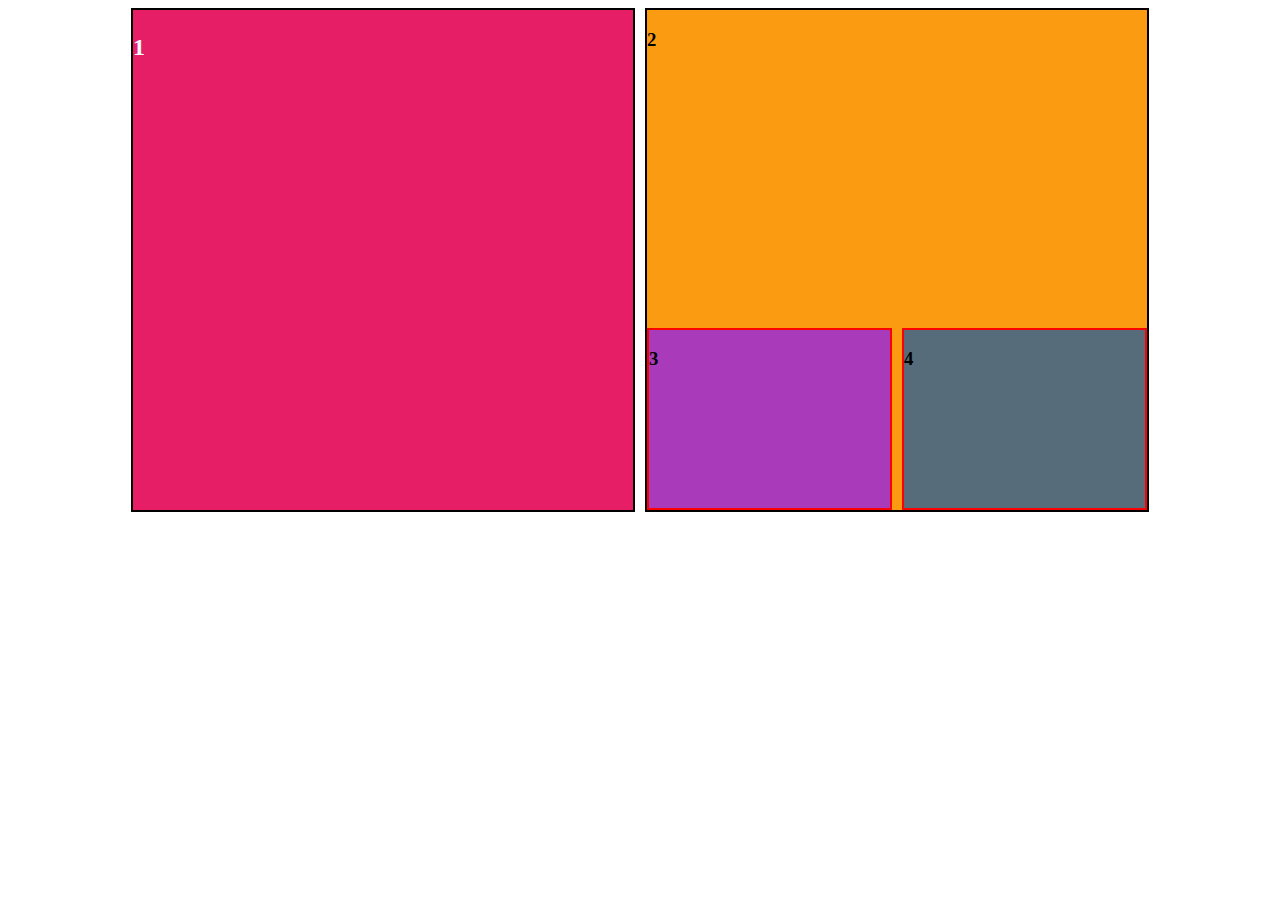
<file: index.html>
<!DOCTYPE html>
<html lang="en">
<head>
    <meta charset="UTF-8">
    <meta name="viewport" content="width=device-width, initial-scale=1.0">
    <title>Document</title>
    <link rel="stylesheet" href="styel/style.css">
</head>
<body>
         <div class="container">
            <div class="border-box"><h3>1</h3></div>
            <div class="border-box2"><h3>2</h3> 

                <div class="child-div1"></div>

                <div class="b-box3">
                    <div class="child-div2"><h3>3</h3></div>
                    <div class="child-div3"><h3>4</h3></div>
                </div>
           
            </div>
         </div>
 
</body>
</html>
</file>
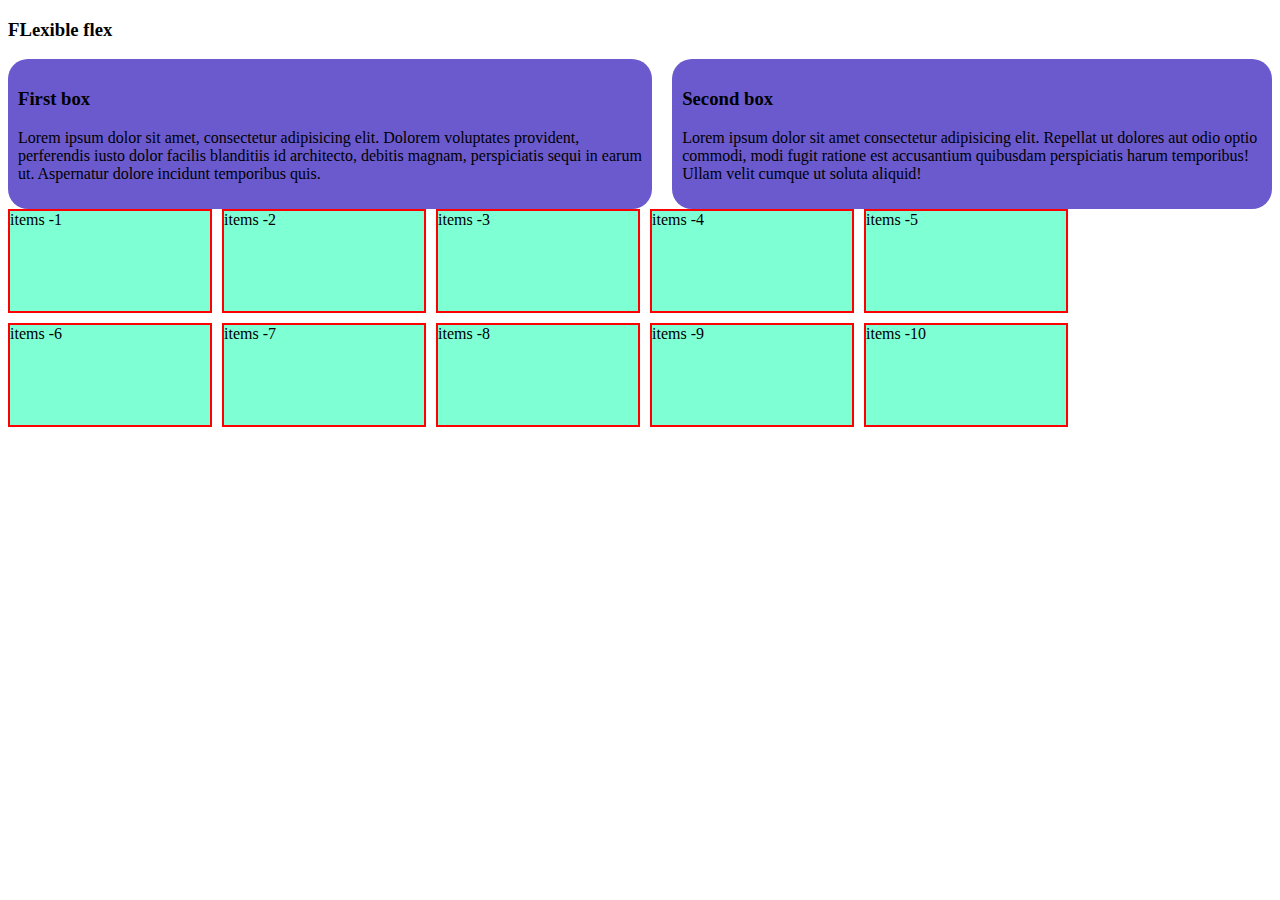
<file: flex.html>
<!DOCTYPE html>
<html lang="en">
<head>
    <meta charset="UTF-8">
    <meta name="viewport" content="width=device-width, initial-scale=1.0">
    <title>flexible flex</title>
    <style>
        .container
        {
            display: flex;
            gap: 20px;
            border-radius: 20px;
        }
        .box
        {
            background-color: slateblue;
            border-radius: 20px;
            padding: 10px;
        } 

       .item
        {
            border: 2px solid red;
            width: 200px;
            height: 100px;
            background-color: aquamarine;
     
        }

        .container2{
             display: flex;
             flex-wrap: wrap;
             gap: 10px;
        }

        @media screen and (max-width:576px) {

            .container{
                flex-direction:column;
            }
            
        }
    </style>
</head>
<body>
    <h3>FLexible flex</h3>

    <div class="container">
        <div class="box">
            <h3>First box</h3>
            <p>Lorem ipsum dolor sit amet, consectetur adipisicing elit. Dolorem voluptates provident, perferendis iusto dolor facilis blanditiis id architecto, debitis magnam, perspiciatis sequi in earum ut. Aspernatur dolore incidunt temporibus quis.</p>
        </div>
        <div class="box">
            <h3>Second box</h3>
            <p>Lorem ipsum dolor sit amet consectetur adipisicing elit. Repellat ut dolores aut odio optio commodi, modi fugit ratione est accusantium quibusdam perspiciatis harum temporibus! Ullam velit cumque ut soluta aliquid!</p>
        </div>
    </div>

    <div class="container2">
        <div class="item">items -1</div>
        <div class="item">items -2</div>
        <div class="item">items -3</div>
        <div class="item">items -4</div>
        <div class="item">items -5</div>
        <div class="item">items -6</div>
        <div class="item">items -7</div>
        <div class="item">items -8</div>
        <div class="item">items -9</div>
        <div class="item">items -10</div>
    </div>
</body>
</html>
</file>
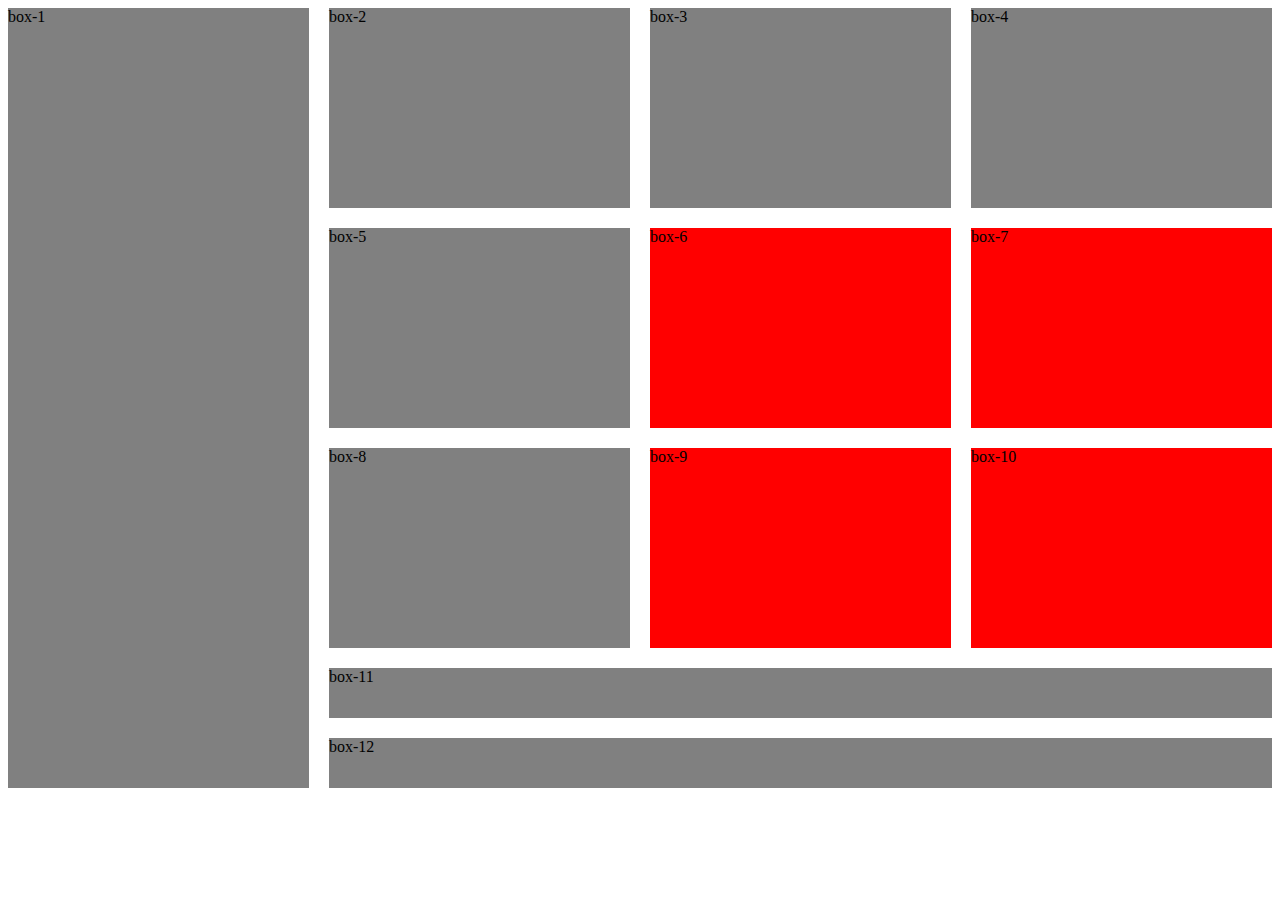
<file: grid.html>
<!DOCTYPE html>
<html lang="en">
<head>
    <meta charset="UTF-8">
    <meta name="viewport" content="width=device-width, initial-scale=1.0">
    <title>Grid</title>
    
  <style>
    .container
    {
      display: grid;
      grid-template-columns: repeat(4,1fr);
       grid-template-rows: repeat(3,200px) 50px 50px;
      gap: 20px;
    }
    .box
    {
      background-color: gray;
    }

    #box-1
    {
      grid-row: span 5;
    }

    #box-11, #box-12
    {
      grid-column: span 3;
    }
       
    #box-6,#box-7,#box-9,#box-10
    {
      background-color: red;
    }
  </style>

</head>
<body>

     
    <!-- <div class="container">
        <div class="box" id="box-1">box-1</div>
        <div class="box" id="box-2">box-2</div>
        <div class="box" id="box-3">box-3</div>
        <div class="box" id="box-4">box-4</div>
        <div class="box" id="box-5">box-5</div>
        <div class="box" id="box-6">box-6</div>
        <div class="box" id="box-7">box-7</div>
        <div class="box" id="box-8">box-8</div>
        <div class="box" id="box-9">box-9</div>
        <div class="box" id="box-10">box-10</div>
        <div class="box" id="box-11">box-11</div>
        <div class="box" id="box-12">box-12</div>
    </div> --> 

    <div class="container">
      <div class="box" id="box-1">box-1</div>
      <div class="box" id="box-2">box-2</div>
      <div class="box" id="box-3">box-3</div>
      <div class="box" id="box-4">box-4</div>
      <div class="box" id="box-5">box-5</div>
      <div class="box" id="box-6">box-6</div>
      <div class="box" id="box-7">box-7</div>
      <div class="box" id="box-8">box-8</div>
      <div class="box" id="box-9">box-9</div>
      <div class="box" id="box-10">box-10</div>
      <div class="box" id="box-11">box-11</div>
      <div class="box" id="box-12">box-12</div>
    </div>
</body>
</html>
</file>
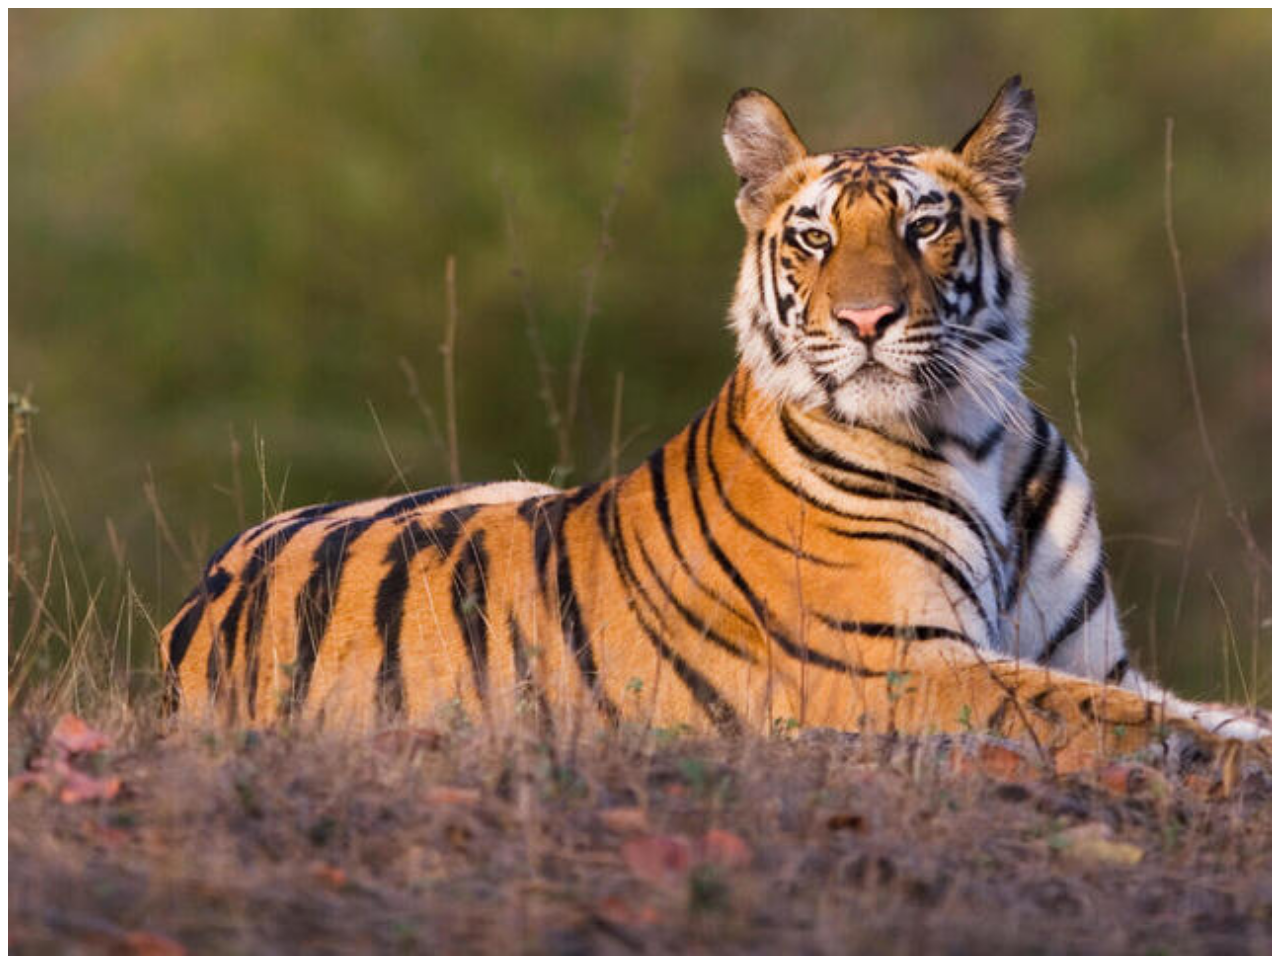
<file: image.html>
<!DOCTYPE html>
<html lang="en">
<head>
    <meta charset="UTF-8">
    <meta name="viewport" content="width=device-width, initial-scale=1.0">
    <title>Document</title>
    <link rel="stylesheet" href="/styel/style.css">
</head>
<body>
    <img src="picture/tiger.jpg" alt="Responsive Image" class="responsive-img">

</body>
</html>
</file>
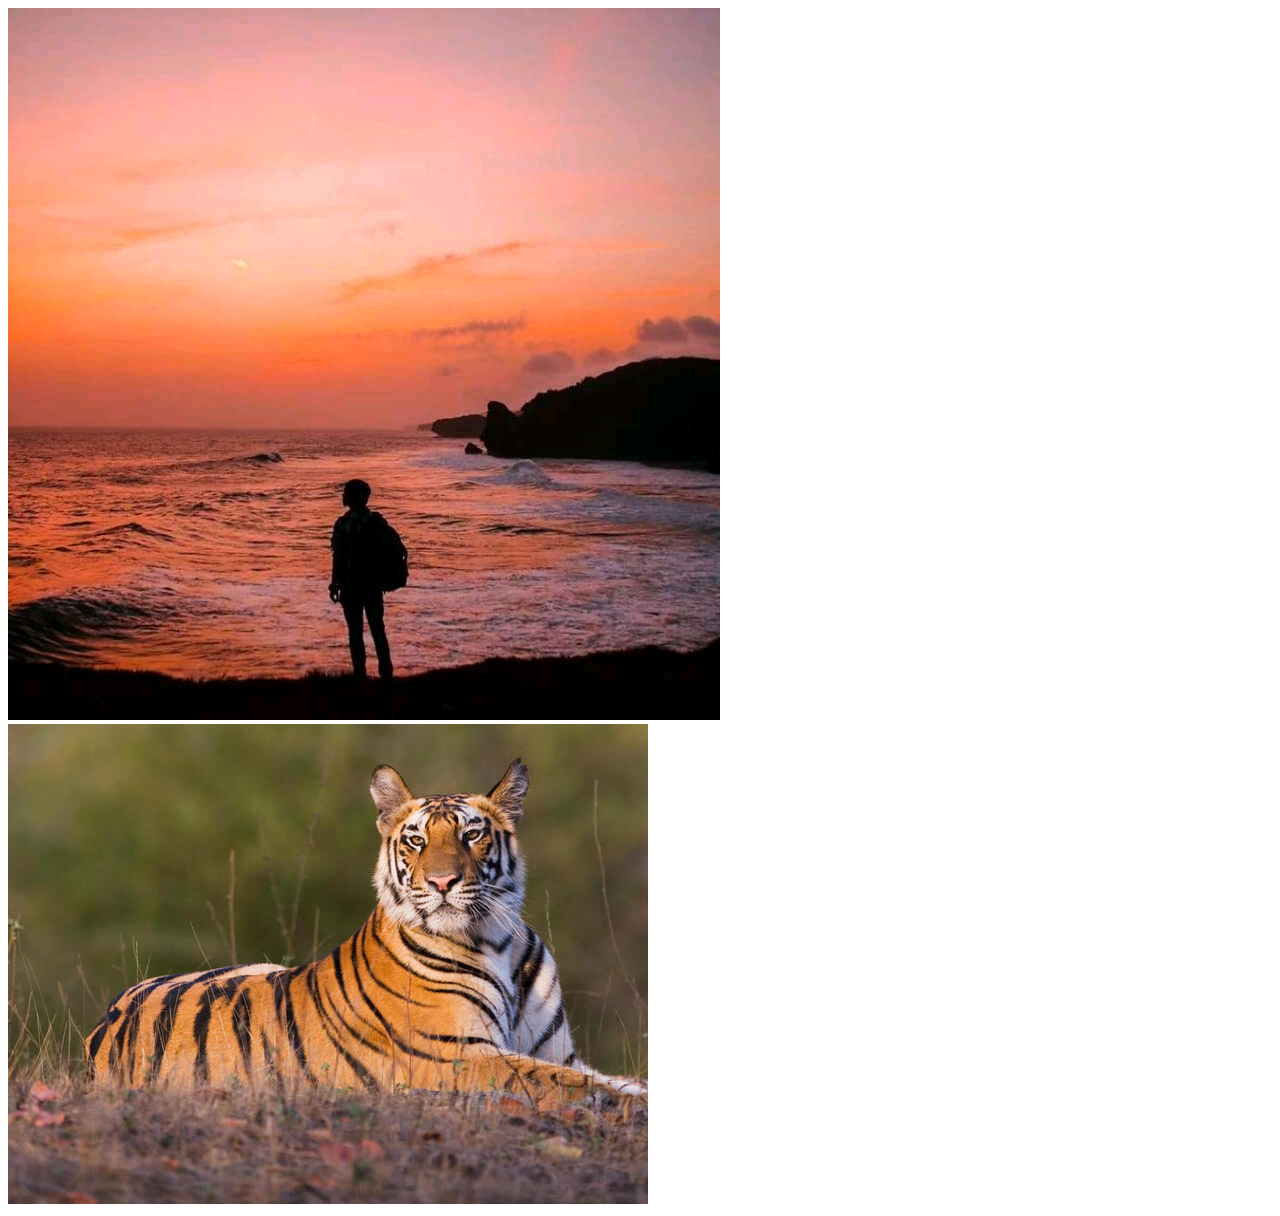
<file: responsive.html>
<!DOCTYPE html>
<html lang="en">
<head>
    <meta charset="UTF-8">
    <meta name="viewport" content="width=device-width, initial-scale=1.0">
    <title>image</title>
    <link rel="stylesheet" href="styel/style.css">
</head>
<body>
  
    <div class="div-container">
    <div class="imgg"><img src="picture/FB_IMG_15714069540131445.jpg" alt=""></div>
    <div class="imgg1"><img src="picture/tiger.jpg" alt=""></div>
    
       </div>
</body>
</html>
</file>
<file: styel/style.css>
.border-box {
    width: 500px;  /* Adjust width */
    height: 500px; /* Adjust height */
    border: 2px solid black;
    background-color: #e61e65;
} 

.border-box h3{

    font-size: x-large;
    color: aliceblue;  

/* fb9b11 */
}
.border-box2 {
    width: 500px;  /* Adjust width */
    height: 500px; /* Adjust height */
    border: 2px solid black;
    display: grid;
    grid-row: auto;
    background-color:#fb9b11 ;
    gap: 10px;
} 

 
.child-div2
{
    border: 2px solid red;
    /* height: 150px; */
    background-color: #a93bbb;
    gap: 10px;
}
.child-div3
{
    border: 2px solid red;
    /* height: 150px; */
    background-color: #576c7a;gap: 10px;
}

.container
{
    display: flex;
    align-items: center;
    justify-content: center; 
    gap: 10px;gap: 10px;
 
} 

.b-box3
{
     display: grid;
     grid-row: auto;
     grid-template-columns: repeat(2,1fr);gap: 10px;

}

@media screen and (max-width:576px) {

    .container

    {
        display: flex;
        flex-direction: column;
        min-height: auto;
    }
    
    .container .b-box3
    {
        display: flex;
        flex-direction: column;
        min-height: auto;
    }
    .div-container 
    {
        display: flex;
        flex-direction: column-reverse;
        justify-content: center;
        align-items: center;

    }
    .div-container .imgg1 .imgg
    {
        width: 100%;
      
    }
                    
} 


.imgg
{
    height: 50%;
    width: 50%;
}

@media screen (min-width:577px) and (max-width:768px) {
    .imgg img{
        display: flex;
        text-align:center;
          
    }
    .div-container 
    {
        display: flex;
        flex-direction: column-reverse;
        justify-content: center;
        align-items: center;

    }
    .div-container .imgg1 .imgg
    {
        width: 100%;
      
    }
                    
}
@media screen (min-width:769px)  {
    .imgg img{
          display: flex;
          text-align:center;
    }

    .div-container 
    {
        display: flex;
        flex-direction:   row;
        justify-content: center;
        align-items: center;
    }
    .div-container .imgg1 img{
        width: 100%;
        height: 100%;
    }
} 

.responsive-img {
    width: 100%;
    max-width: 100%;
    height: auto;
}


 
 
 
.responsive-img {
    width: 100%;
    max-width: 100%;
    height: auto;
}

 
.responsive-img {
    width: 100%;
    max-width: 100%;
    height: auto;
}
 

 
@media (max-width: 1000px) {
    .responsive-img {
        width: 80%;  
    }
}


 
.responsive-img {
    width: 100%;
    max-width: 100%;
    height: auto;
}

 
@media (max-width: 600px) {
    .responsive-img {
        width: 100%;
        height: auto;
    }
}

 
@media (min-width: 601px) and (max-width: 768px) {
    .responsive-img {
        width: 100%;  
        height: auto;
    }
}

 
@media (min-width: 769px) and (max-width: 1024px) {
    .responsive-img {
        width: 100%; 
        height: auto;
    }
}

 
@media (min-width: 1025px) {
    .responsive-img {
        width: 100%;   
        height: auto;
    }
}
</file>
